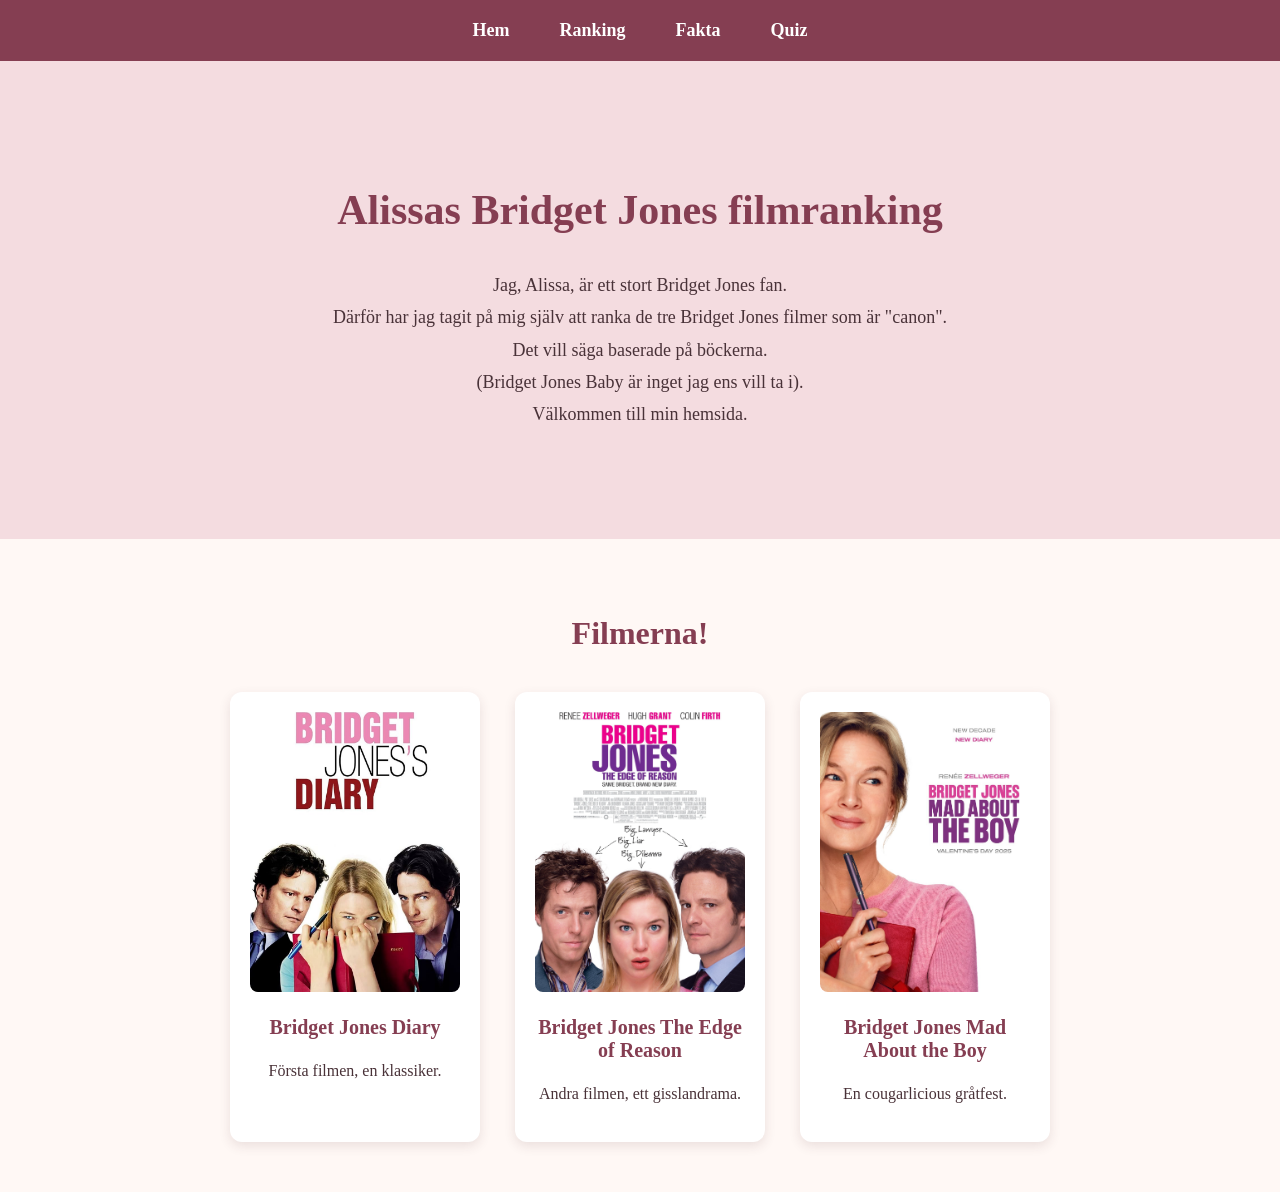
<file: index.html>
<!DOCTYPE html>
<html lang="sv">

<head>
    <meta charset="UTF-8">
    <meta name="viewport" content="width=device-width, initial-scale=1.0">

    <title>Alissas Bridget Jones filmranking</title>
    <link rel="stylesheet" href="style.css">
</head>

<body>

    <!-- Navigationsmeny -->
    <nav>
        <ul>
            <li><a href="index.html">Hem</a></li>
            <li><a href="rankning.html">Ranking</a></li>
            <li><a href="fakta.html">Fakta</a></li>
            <li><a href="quiz.html">Quiz</a></li>
        </ul>
    </nav>


    <!-- Hem -->
   <section id="hem" class="intro">

        <h1>Alissas Bridget Jones filmranking</h1>

        <p>
            Jag, Alissa, är ett stort Bridget Jones fan.<br>
            Därför har jag tagit på mig själv att ranka de tre
            Bridget Jones filmer som är "canon".<br>
            Det vill säga baserade på böckerna.<br>
            (Bridget Jones Baby är inget jag ens vill ta i).<br>
            Välkommen till min hemsida.
        </p>

    </section>


 <!-- Filmerna -->
<section id="filmer">

    <h2>Filmerna!</h2>

    <div class="filmer">

        <div class="film">
            <img src="bd.jpg" alt="Bridget Jones Diary" height="200">
            <h3>
                <a href="bjd.html">Bridget Jones Diary</a>
            </h3>
            <p>Första filmen, en klassiker.</p>
        </div>

        <div class="film">
            <img src="bjeor.jpg" alt="Bridget Jones The Edge of Reason" height="200">
            <h3>
                <a href="bjeor.html">Bridget Jones The Edge of Reason</a>
            </h3>
            <p>Andra filmen, ett gisslandrama.</p>
        </div>

        <div class="film">
            <img src="bjmab.JPG" alt="Bridget Jones Mad About the Boy" height="200">
            <h3>
                <a href="bjmatb.html">Bridget Jones Mad About the Boy</a>
            </h3>
            <p>En cougarlicious gråtfest.</p>
        </div>

    </div>

</section>
</file>
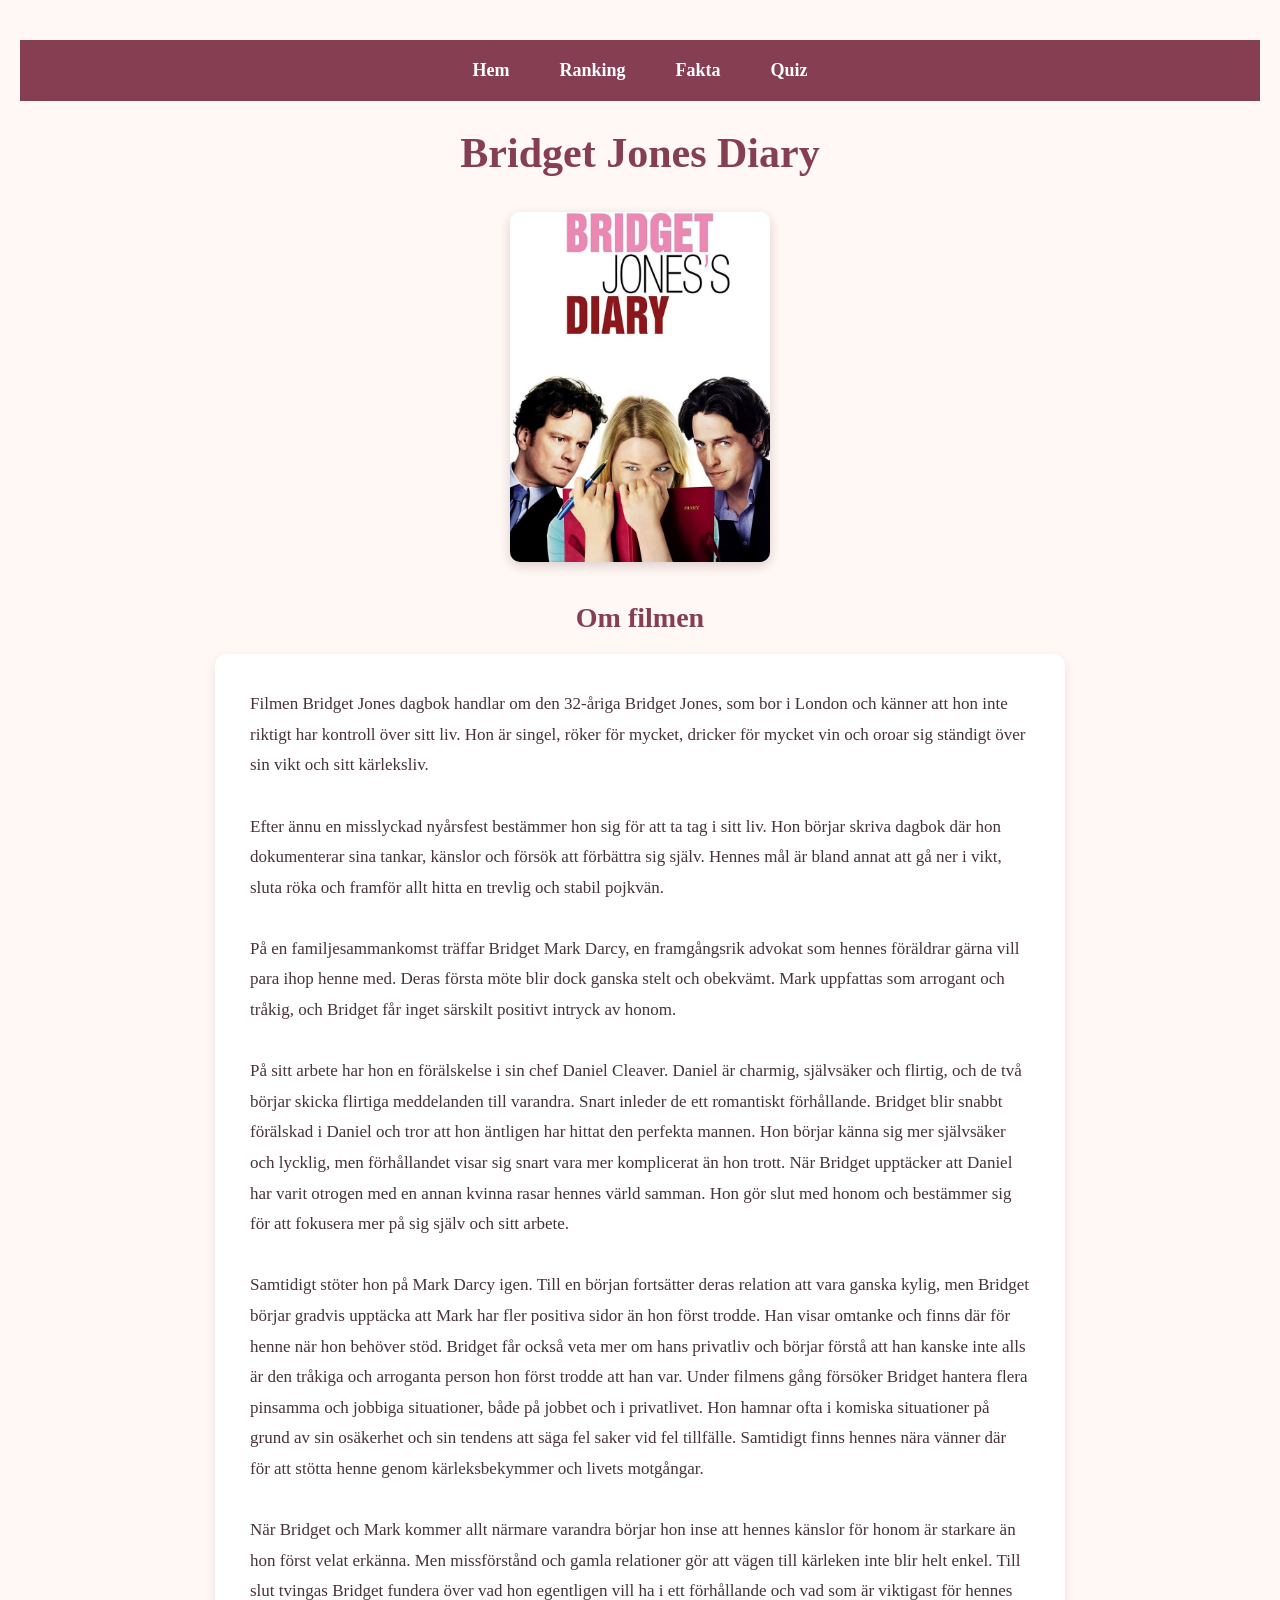
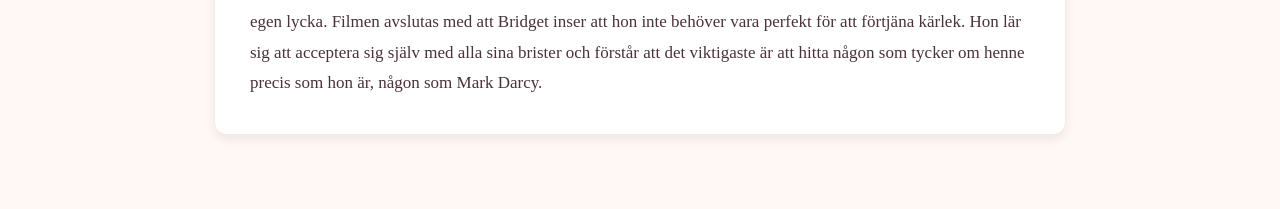
<file: bjd.html>
<!DOCTYPE html>
<html lang="sv">

<head>
    <meta name="viewport" content="width=device-width, initial-scale=1.0">
    <meta charset="UTF-8">
    <title>Bridget Jones Diary</title>
    <link rel="stylesheet" href="style.css">
</head>

<body>
    <body class="film-sida">
    <nav>
        <ul>
            <li><a href="index.html">Hem</a></li>
            <li><a href="rankning.html">Ranking</a></li>
            <li><a href="fakta.html">Fakta</a></li>
            <li><a href="quiz.html">Quiz</a></li>
        </ul>
    </nav>

    <h1>Bridget Jones Diary</h1>

  <img src="bd.jpg" alt="Bridget Jones Diary" height="300">

    <h2>Om filmen</h2>

    <p>
        Filmen Bridget Jones dagbok handlar om den 32-åriga Bridget Jones, som bor i London och känner att hon inte riktigt har kontroll över sitt liv. Hon är singel, röker för mycket, dricker för mycket vin och oroar sig ständigt över sin vikt och sitt kärleksliv.<br>
        <br>
         Efter ännu en misslyckad nyårsfest bestämmer hon sig för att ta tag i sitt liv. Hon börjar skriva dagbok där hon dokumenterar sina tankar, känslor och försök att förbättra sig själv. Hennes mål är bland annat att gå ner i vikt, sluta röka och framför allt hitta en trevlig och stabil pojkvän.<br>

<br>
På en familjesammankomst träffar Bridget Mark Darcy, en framgångsrik advokat som hennes föräldrar gärna vill para ihop henne med. Deras första möte blir dock ganska stelt och obekvämt. Mark uppfattas som arrogant och tråkig, och Bridget får inget särskilt positivt intryck av honom. <br> 
<br>På sitt arbete har hon en förälskelse i sin chef Daniel Cleaver. Daniel är charmig, självsäker och flirtig, och de två börjar skicka flirtiga meddelanden till varandra. Snart inleder de ett romantiskt förhållande.

Bridget blir snabbt förälskad i Daniel och tror att hon äntligen har hittat den perfekta mannen. Hon börjar känna sig mer självsäker och lycklig, men förhållandet visar sig snart vara mer komplicerat än hon trott. När Bridget upptäcker att Daniel har varit otrogen med en annan kvinna rasar hennes värld samman. Hon gör slut med honom och bestämmer sig för att fokusera mer på sig själv och sitt arbete.<br>

<br>
Samtidigt stöter hon på Mark Darcy igen. Till en början fortsätter deras relation att vara ganska kylig, men Bridget börjar gradvis upptäcka att Mark har fler positiva sidor än hon först trodde. Han visar omtanke och finns där för henne när hon behöver stöd. Bridget får också veta mer om hans privatliv och börjar förstå att han kanske inte alls är den tråkiga och arroganta person hon först trodde att han var.

Under filmens gång försöker Bridget hantera flera pinsamma och jobbiga situationer, både på jobbet och i privatlivet. Hon hamnar ofta i komiska situationer på grund av sin osäkerhet och sin tendens att säga fel saker vid fel tillfälle. Samtidigt finns hennes nära vänner där för att stötta henne genom kärleksbekymmer och livets motgångar.<br>
<br>

När Bridget och Mark kommer allt närmare varandra börjar hon inse att hennes känslor för honom är starkare än hon först velat erkänna. Men missförstånd och gamla relationer gör att vägen till kärleken inte blir helt enkel. Till slut tvingas Bridget fundera över vad hon egentligen vill ha i ett förhållande och vad som är viktigast för hennes egen lycka.

Filmen avslutas med att Bridget inser att hon inte behöver vara perfekt för att förtjäna kärlek. Hon lär sig att acceptera sig själv med alla sina brister och förstår att det viktigaste är att hitta någon som tycker om henne precis som hon är, någon som Mark Darcy.
    </p>

</body>
</html>
</file>
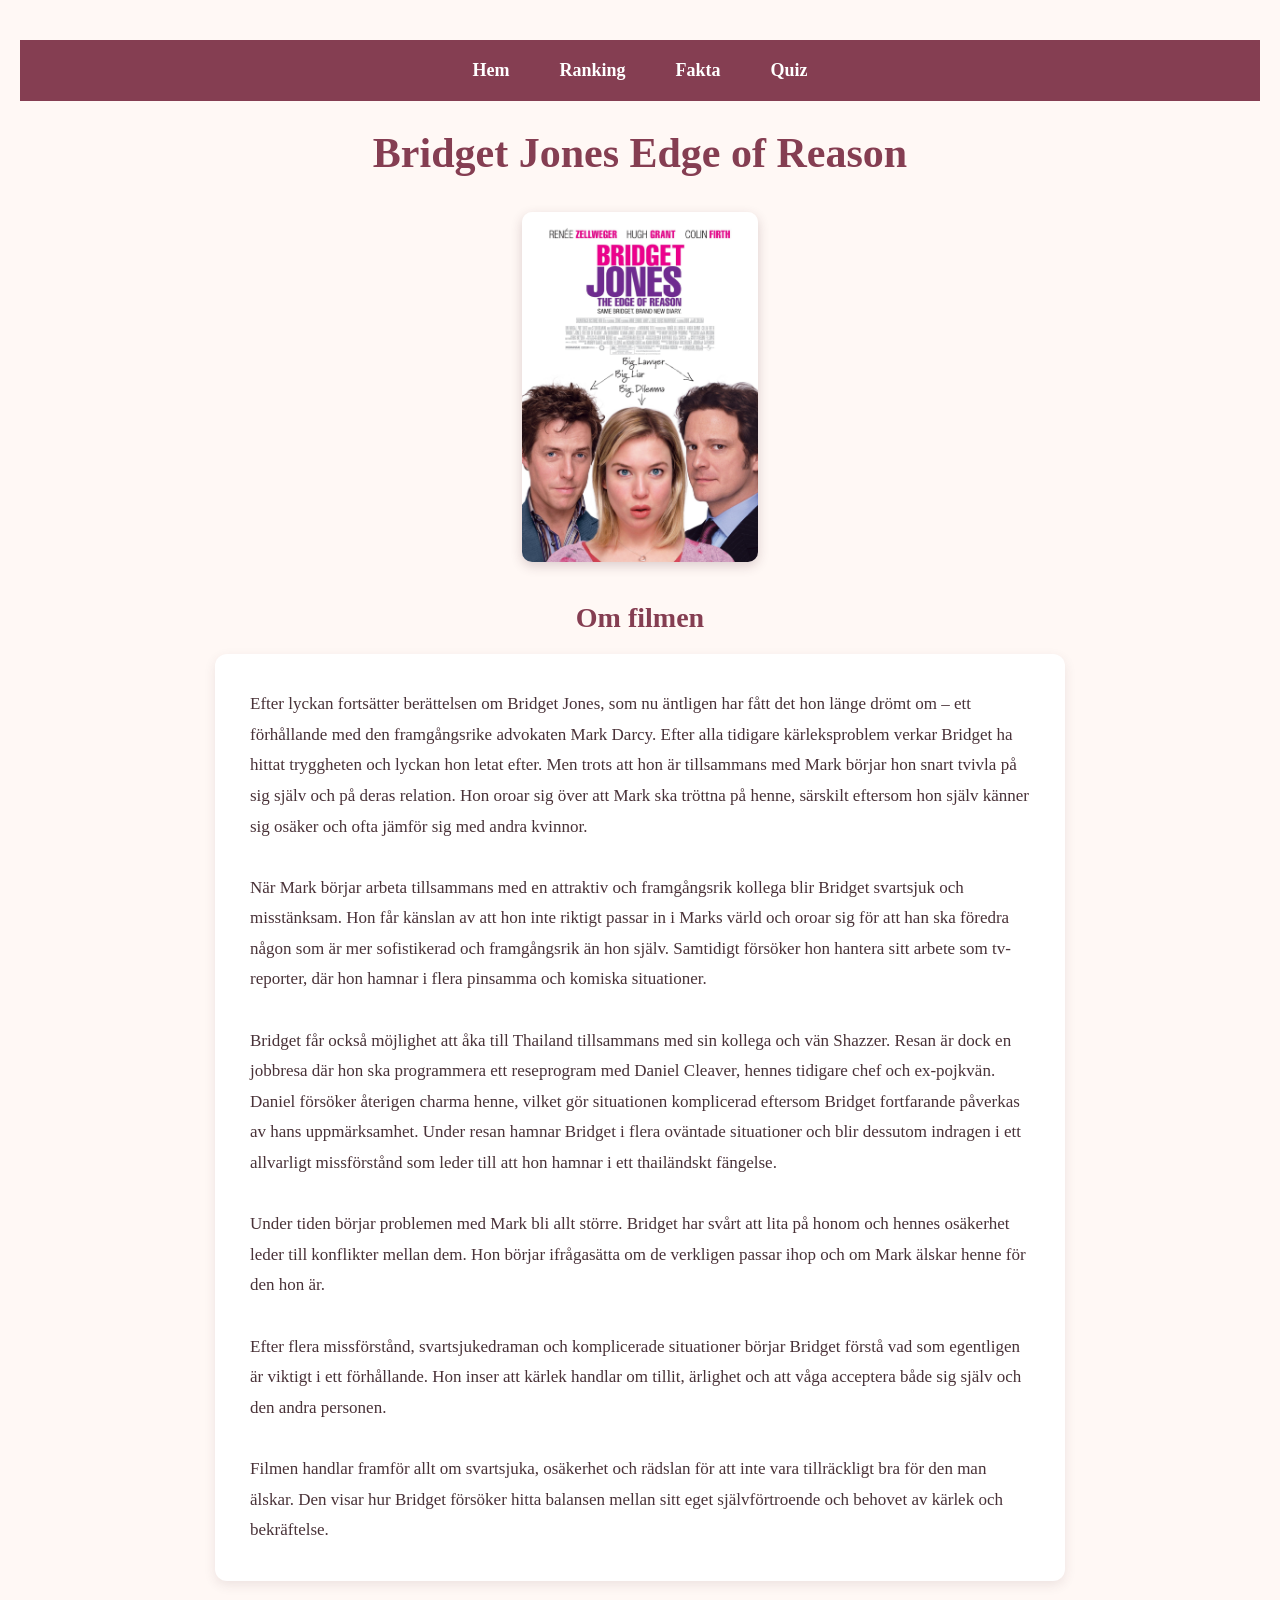
<file: bjeor.html>
<!DOCTYPE html>
<html lang="sv">

<head>
    <meta name="viewport" content="width=device-width, initial-scale=1.0">
    <meta charset="UTF-8">
    <title>Bridget Jones Edge of Reason</title>
    <link rel="stylesheet" href="style.css">
</head>

<body class="film-sida">
 <!-- Navigationsmeny -->
    <nav>
        <ul>
            <li><a href="index.html">Hem</a></li>
            <li><a href="rankning.html">Ranking</a></li>
            <li><a href="fakta.html">Fakta</a></li>
            <li><a href="quiz.html">Quiz</a></li>
        </ul>
    </nav>

    <h1>Bridget Jones Edge of Reason</h1>

    <img src="bjeor.jpg" alt="Bridget Jones Diary" height="300">

    <h2>Om filmen</h2>

    <p>
       Efter lyckan fortsätter berättelsen om Bridget Jones, som nu äntligen har fått det hon länge drömt om – ett förhållande med den framgångsrike advokaten Mark Darcy. Efter alla tidigare kärleksproblem verkar Bridget ha hittat tryggheten och lyckan hon letat efter. Men trots att hon är tillsammans med Mark börjar hon snart tvivla på sig själv och på deras relation. Hon oroar sig över att Mark ska tröttna på henne, särskilt eftersom hon själv känner sig osäker och ofta jämför sig med andra kvinnor. <br>

<br>När Mark börjar arbeta tillsammans med en attraktiv och framgångsrik kollega blir Bridget svartsjuk och misstänksam. Hon får känslan av att hon inte riktigt passar in i Marks värld och oroar sig för att han ska föredra någon som är mer sofistikerad och framgångsrik än hon själv. Samtidigt försöker hon hantera sitt arbete som tv-reporter, där hon hamnar i flera pinsamma och komiska situationer.<br>

<br>Bridget får också möjlighet att åka till Thailand tillsammans med sin kollega och vän Shazzer. Resan är dock en jobbresa där hon ska programmera ett reseprogram med Daniel Cleaver, hennes tidigare chef och ex-pojkvän. Daniel försöker återigen charma henne, vilket gör situationen komplicerad eftersom Bridget fortfarande påverkas av hans uppmärksamhet. Under resan hamnar Bridget i flera oväntade situationer och blir dessutom indragen i ett allvarligt missförstånd som leder till att hon hamnar i ett thailändskt fängelse.<br>

<br>Under tiden börjar problemen med Mark bli allt större. Bridget har svårt att lita på honom och hennes osäkerhet leder till konflikter mellan dem. Hon börjar ifrågasätta om de verkligen passar ihop och om Mark älskar henne för den hon är. <br>

<br>Efter flera missförstånd, svartsjukedraman och komplicerade situationer börjar Bridget förstå vad som egentligen är viktigt i ett förhållande. Hon inser att kärlek handlar om tillit, ärlighet och att våga acceptera både sig själv och den andra personen.<br>

<br>Filmen handlar framför allt om svartsjuka, osäkerhet och rädslan för att inte vara tillräckligt bra för den man älskar. Den visar hur Bridget försöker hitta balansen mellan sitt eget självförtroende och behovet av kärlek och bekräftelse.<br>

    </p>

</body>
</html>
</file>
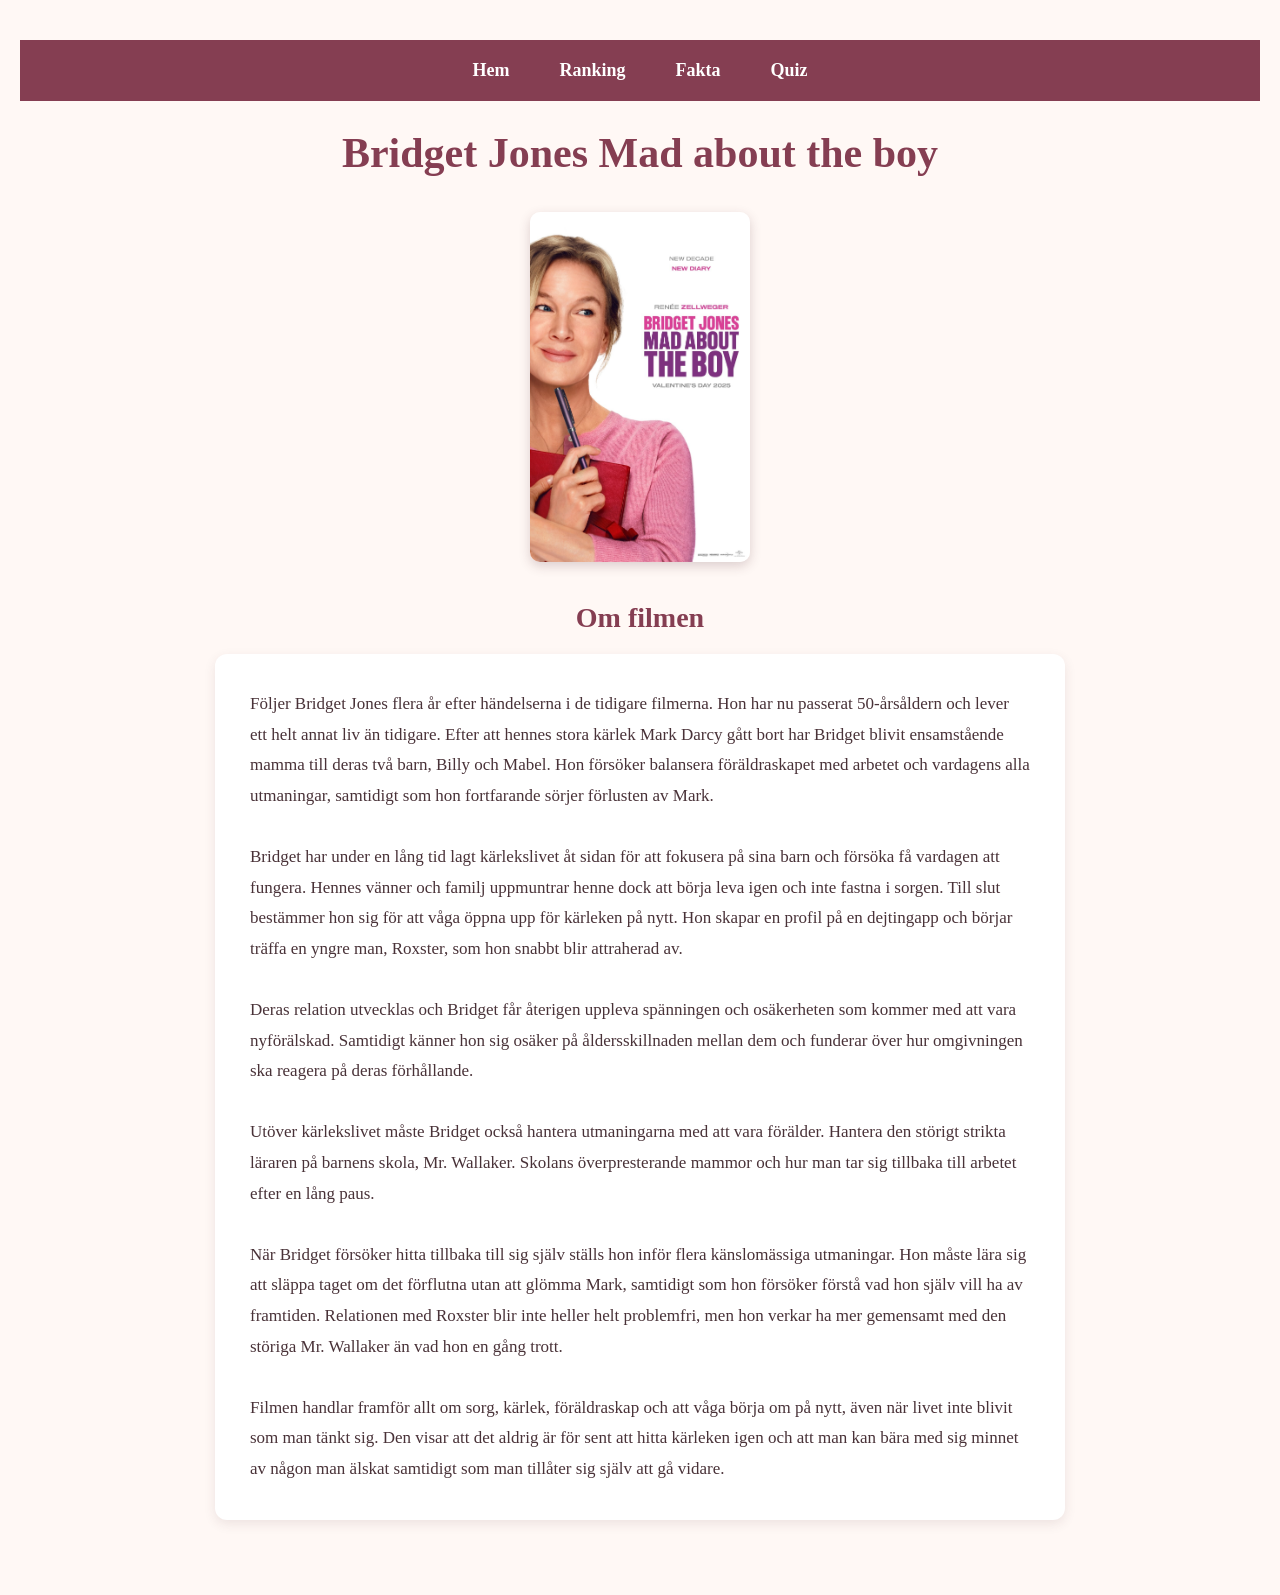
<file: bjmatb.html>
<!DOCTYPE html>
<html lang="sv">

<head>
    <meta name="viewport" content="width=device-width, initial-scale=1.0">
    <meta charset="UTF-8">
    <title>Bridget Jones Mad about the boy</title>
    <link rel="stylesheet" href="style.css">
</head>

<body class="film-sida">
<!-- Navigationsmeny -->
    <nav>
        <ul>
            <li><a href="index.html">Hem</a></li>
            <li><a href="rankning.html">Ranking</a></li>
            <li><a href="fakta.html">Fakta</a></li>
            <li><a href="quiz.html">Quiz</a></li>
        </ul>
    </nav>
    <h1>Bridget Jones Mad about the boy</h1>

    <img src="bjmab.JPG" alt="Bridget Jones Diary" height="300">

    <h2>Om filmen</h2>
 
    <p>
        Följer Bridget Jones flera år efter händelserna i de tidigare filmerna. Hon har nu passerat 50-årsåldern och lever ett helt annat liv än tidigare. Efter att hennes stora kärlek Mark Darcy gått bort har Bridget blivit ensamstående mamma till deras två barn, Billy och Mabel. Hon försöker balansera föräldraskapet med arbetet och vardagens alla utmaningar, samtidigt som hon fortfarande sörjer förlusten av Mark.<br>

<br>Bridget har under en lång tid lagt kärlekslivet åt sidan för att fokusera på sina barn och försöka få vardagen att fungera. Hennes vänner och familj uppmuntrar henne dock att börja leva igen och inte fastna i sorgen. Till slut bestämmer hon sig för att våga öppna upp för kärleken på nytt. Hon skapar en profil på en dejtingapp och börjar träffa en yngre man, Roxster, som hon snabbt blir attraherad av. <br>

<br>Deras relation utvecklas och Bridget får återigen uppleva spänningen och osäkerheten som kommer med att vara nyförälskad. Samtidigt känner hon sig osäker på åldersskillnaden mellan dem och funderar över hur omgivningen ska reagera på deras förhållande.<br>

<br>Utöver kärlekslivet måste Bridget också hantera utmaningarna med att vara förälder. Hantera den störigt strikta läraren på barnens skola, Mr. Wallaker. Skolans överpresterande mammor och hur man tar sig tillbaka till arbetet efter en lång paus.<br>

<br>När Bridget försöker hitta tillbaka till sig själv ställs hon inför flera känslomässiga utmaningar. Hon måste lära sig att släppa taget om det förflutna utan att glömma Mark, samtidigt som hon försöker förstå vad hon själv vill ha av framtiden. Relationen med Roxster blir inte heller helt problemfri, men hon verkar ha mer gemensamt med den störiga Mr. Wallaker än vad hon en gång trott.<br>

<br>Filmen handlar framför allt om sorg, kärlek, föräldraskap och att våga börja om på nytt, även när livet inte blivit som man tänkt sig. Den visar att det aldrig är för sent att hitta kärleken igen och att man kan bära med sig minnet av någon man älskat samtidigt som man tillåter sig själv att gå vidare.<br>
    </p>

 

</body>
</html>
</file>
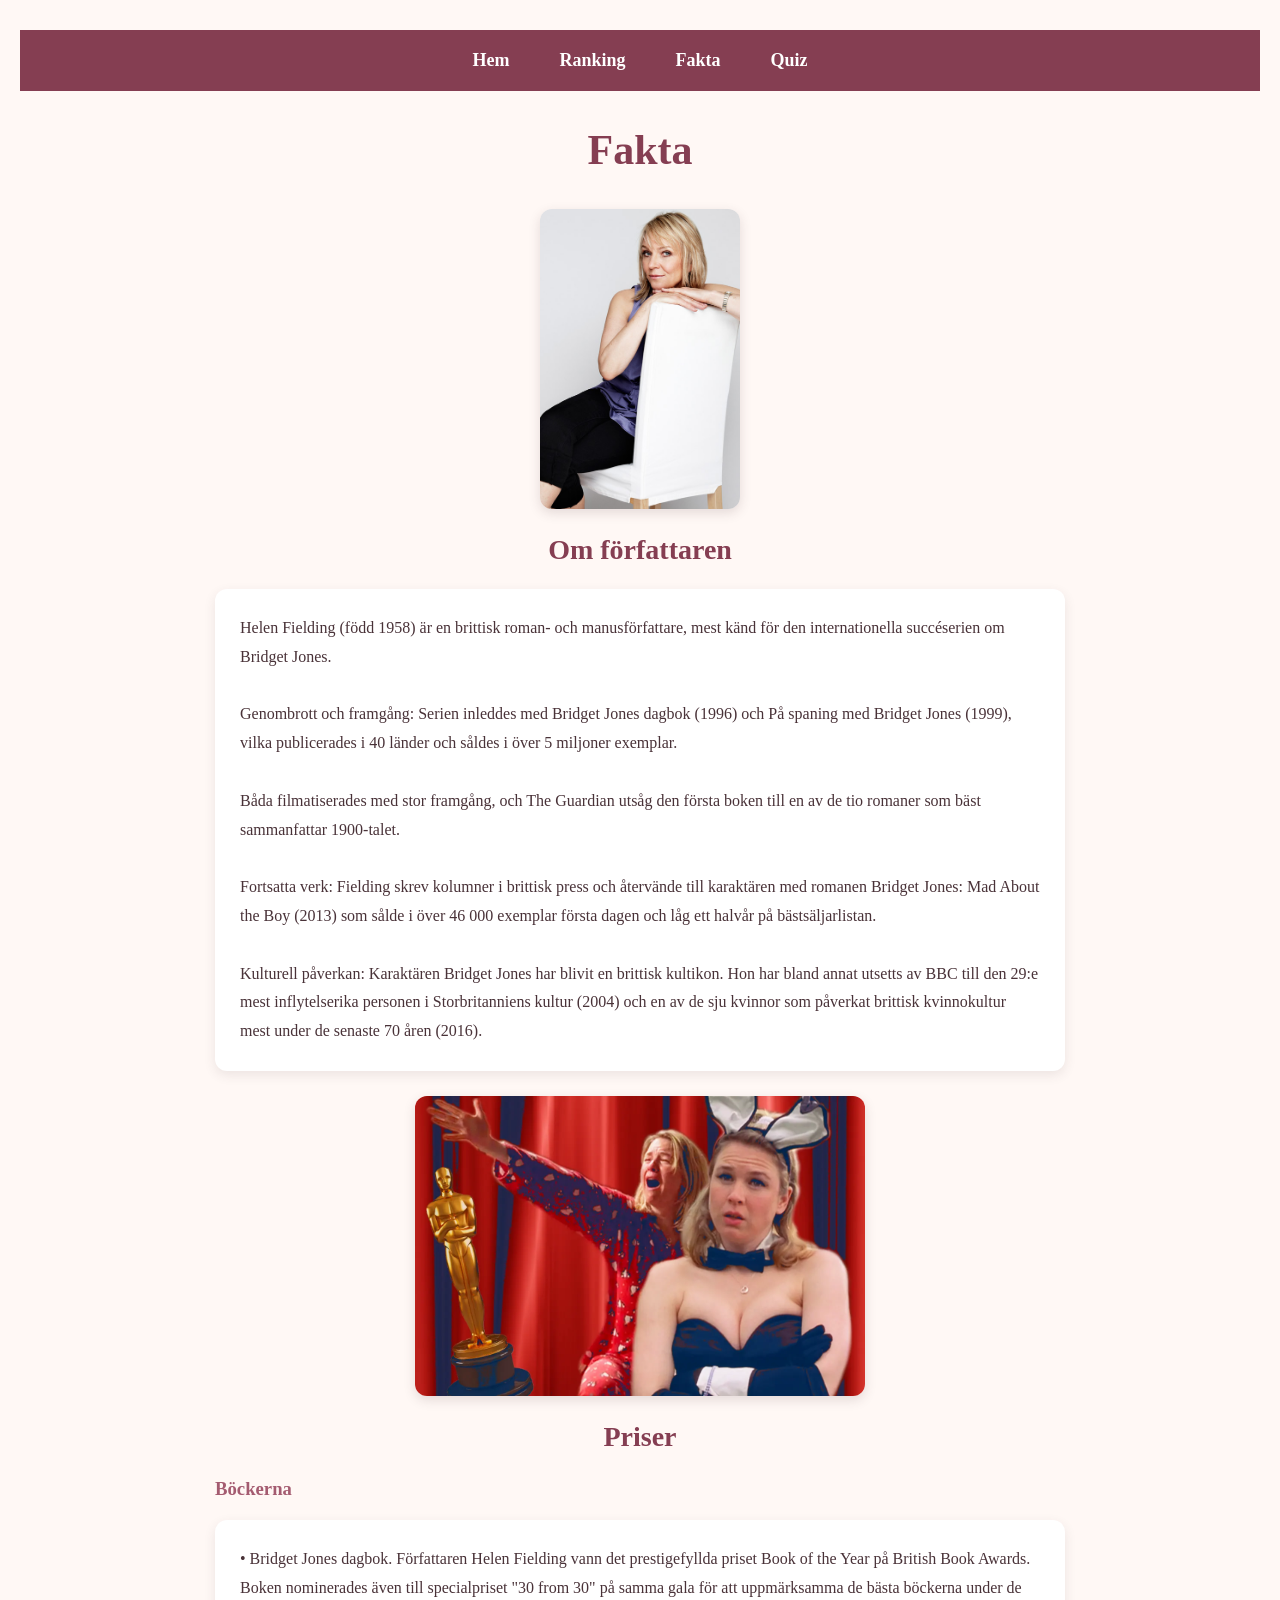
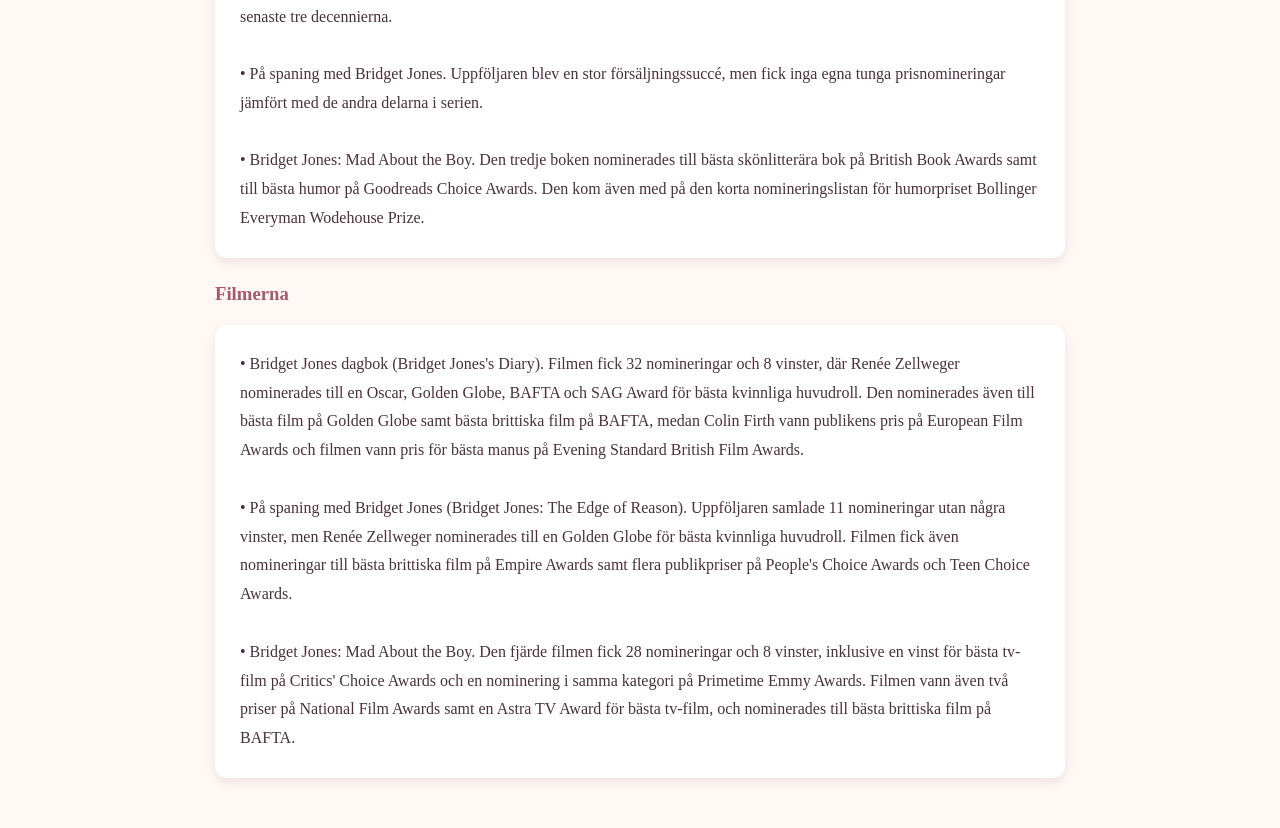
<file: fakta.html>
<!DOCTYPE html>
<html lang="sv">

<head>
    <meta name="viewport" content="width=device-width, initial-scale=1.0">
    <meta charset="UTF-8">
    <title>Fakta</title>
 <link rel="stylesheet" href="style.css">
 <section id="fakta">
    
</head>

<body>
   <!-- Navigationsmeny -->
    <nav>
        <ul>
            <li><a href="index.html">Hem</a></li>
            <li><a href="rankning.html">Ranking</a></li>
            <li><a href="fakta.html">Fakta</a></li>
            <li><a href="quiz.html">Quiz</a></li>
        </ul>
    </nav>
    <h1>Fakta</h1>

    <img src="hf.jpg" alt="Bridget Jones Diary" height="300">

    <h2>Om författaren</h2>

    <p>
      Helen Fielding (född 1958) är en brittisk roman- och manusförfattare, mest känd för den internationella succéserien om Bridget Jones.<br>
<br>
Genombrott och framgång: Serien inleddes med Bridget Jones dagbok (1996) och På spaning med Bridget Jones (1999), vilka publicerades i 40 länder och såldes i över 5 miljoner exemplar.<br> 
<br>Båda filmatiserades med stor framgång, och The Guardian utsåg den första boken till en av de tio romaner som bäst sammanfattar 1900-talet.<br>
<br>Fortsatta verk: Fielding skrev kolumner i brittisk press och återvände till karaktären med romanen Bridget Jones: Mad About the Boy (2013) som sålde i över 46 000 exemplar första dagen och låg ett halvår på bästsäljarlistan.<br>
<br>Kulturell påverkan: Karaktären Bridget Jones har blivit en brittisk kultikon. Hon har bland annat utsetts av BBC till den 29:e mest inflytelserika personen i Storbritanniens kultur (2004) och en av de sju kvinnor som påverkat brittisk kvinnokultur mest under de senaste 70 åren (2016).<br>

    </p>
     <img src="prize.jpg.webp" alt="Bridget Jones Diary" height="300">

    <h2>Priser</h2>
    <h3>Böckerna</h3>
<p>• Bridget Jones dagbok. Författaren Helen Fielding vann det prestigefyllda priset Book of the Year på British Book Awards. Boken nominerades även till specialpriset "30 from 30" på samma gala för att uppmärksamma de bästa böckerna under de senaste tre decennierna.<br>
<br>• På spaning med Bridget Jones. Uppföljaren blev en stor försäljningssuccé, men fick inga egna tunga prisnomineringar jämfört med de andra delarna i serien.<br>
<br>• Bridget Jones: Mad About the Boy. Den tredje boken nominerades till bästa skönlitterära bok på British Book Awards samt till bästa humor på Goodreads Choice Awards. Den kom även med på den korta nomineringslistan för humorpriset Bollinger Everyman Wodehouse Prize.<br>  </p> 
<h3>Filmerna</h3>
<p>• Bridget Jones dagbok (Bridget Jones's Diary). Filmen fick 32 nomineringar och 8 vinster, där Renée Zellweger nominerades till en Oscar, Golden Globe, BAFTA och SAG Award för bästa kvinnliga huvudroll. Den nominerades även till bästa film på Golden Globe samt bästa brittiska film på BAFTA, medan Colin Firth vann publikens pris på European Film Awards och filmen vann pris för bästa manus på Evening Standard British Film Awards.<br>
<br>• På spaning med Bridget Jones (Bridget Jones: The Edge of Reason). Uppföljaren samlade 11 nomineringar utan några vinster, men Renée Zellweger nominerades till en Golden Globe för bästa kvinnliga huvudroll. Filmen fick även nomineringar till bästa brittiska film på Empire Awards samt flera publikpriser på People's Choice Awards och Teen Choice Awards.<br>
<br>• Bridget Jones: Mad About the Boy. Den fjärde filmen fick 28 nomineringar och 8 vinster, inklusive en vinst för bästa tv-film på Critics' Choice Awards och en nominering i samma kategori på Primetime Emmy Awards. Filmen vann även två priser på National Film Awards samt en Astra TV Award för bästa tv-film, och nominerades till bästa brittiska film på BAFTA.<br>
  </p>  
</body> 
</section>
</html>
</file>
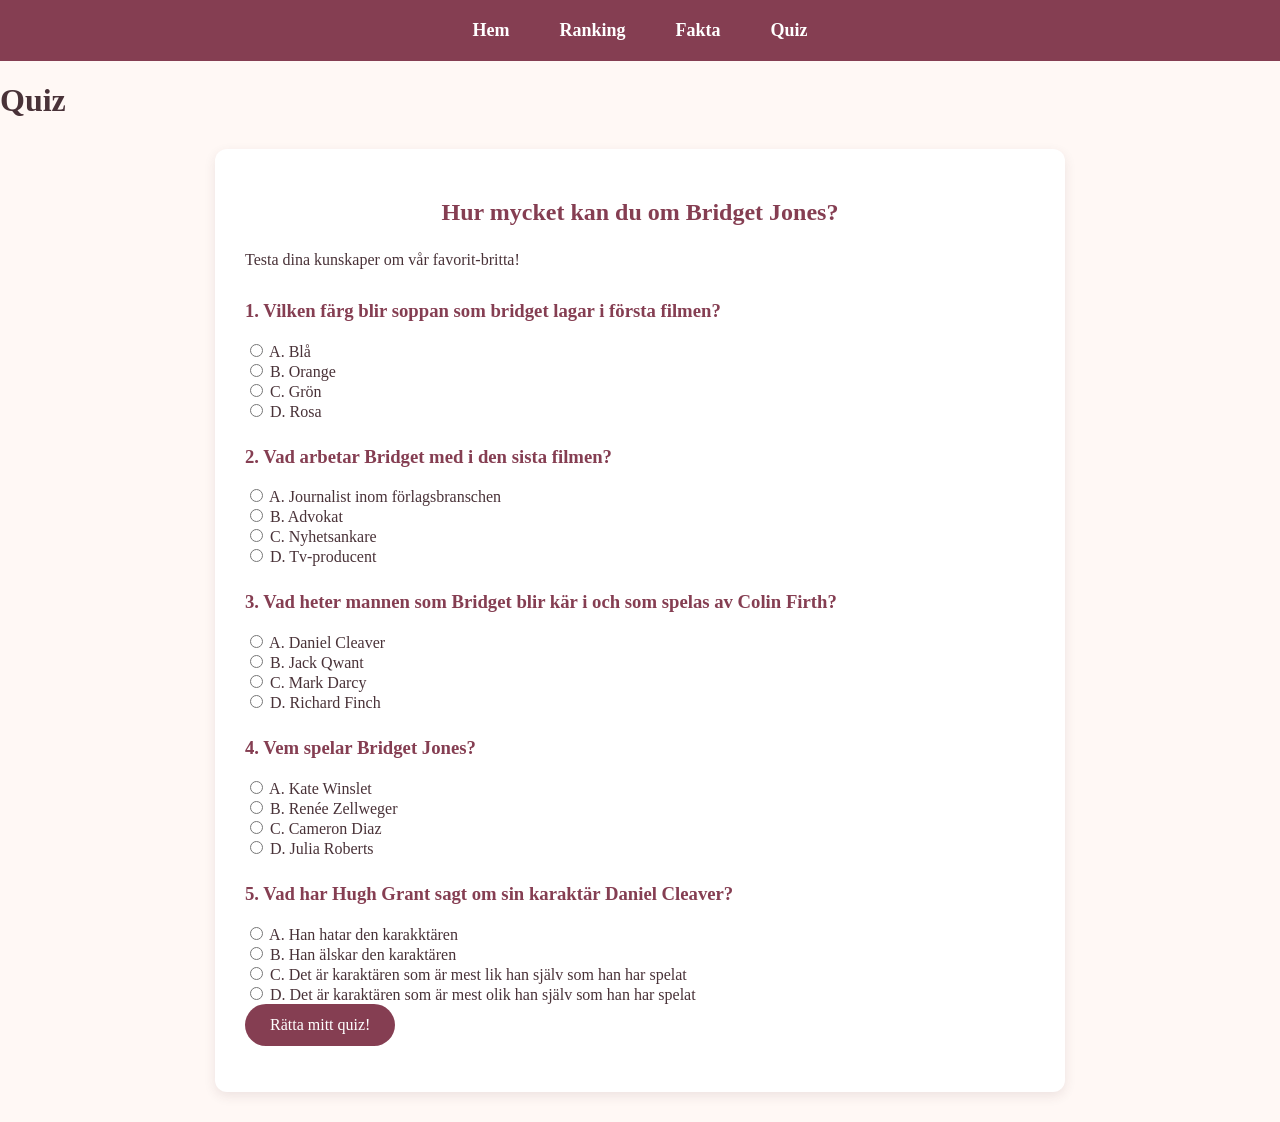
<file: quiz.html>
<!DOCTYPE html>
<html lang="sv">
    

<head>
    <meta name="viewport" content="width=device-width, initial-scale=1.0">
    <meta charset="UTF-8">
    <title>quiz</title>
    <link rel="stylesheet" href="style.css">
    <script src="script.js" defer></script>
</head>

<body>
<!-- Navigationsmeny -->
    <nav>
        <ul>
            <li><a href="index.html">Hem</a></li>
            <li><a href="rankning.html">Ranking</a></li>
            <li><a href="fakta.html">Fakta</a></li>
            <li><a href="quiz.html">Quiz</a></li>
        </ul>
    </nav>
    <h1>Quiz</h1>


<section id="quiz">

    <h2>Hur mycket kan du om Bridget Jones?</h2>

    <p>Testa dina kunskaper om vår favorit-britta!</p>

    <form id="quizForm">

    <!-- Fråga 1 -->
    <h3>1. Vilken färg blir soppan som bridget lagar i första filmen?</h3>

    <input type="radio" name="fraga1" value="A">
    A. Blå<br>

    <input type="radio" name="fraga1" value="B">
    B. Orange<br>

    <input type="radio" name="fraga1" value="C">
    C. Grön<br>

    <input type="radio" name="fraga1" value="D">
    D. Rosa<br>


    <!-- Fråga 2 -->
    <h3>2. Vad arbetar Bridget med i den sista filmen?</h3>

    <input type="radio" name="fraga2" value="A">
    A. Journalist inom förlagsbranschen<br>

    <input type="radio" name="fraga2" value="B">
    B. Advokat<br>

    <input type="radio" name="fraga2" value="C">
    C. Nyhetsankare<br>

    <input type="radio" name="fraga2" value="D">
    D. Tv-producent<br>


    <!-- Fråga 3 -->
    <h3>3. Vad heter mannen som Bridget blir kär i och som spelas av Colin Firth?</h3>

    <input type="radio" name="fraga3" value="A">
    A. Daniel Cleaver<br>

    <input type="radio" name="fraga3" value="B">
    B. Jack Qwant<br>

    <input type="radio" name="fraga3" value="C">
    C. Mark Darcy<br>

    <input type="radio" name="fraga3" value="D">
    D. Richard Finch<br>


    <!-- Fråga 4 -->
    <h3>4. Vem spelar Bridget Jones?</h3>

    <input type="radio" name="fraga4" value="A">
    A. Kate Winslet<br>

    <input type="radio" name="fraga4" value="B">
    B. Renée Zellweger<br>

    <input type="radio" name="fraga4" value="C">
    C. Cameron Diaz<br>

    <input type="radio" name="fraga4" value="D">
    D. Julia Roberts<br>


    <!-- Fråga 5 -->
    <h3>5. Vad har Hugh Grant sagt om sin karaktär Daniel Cleaver?</h3>

    <input type="radio" name="fraga5" value="A">
    A. Han hatar den karakktären<br>

    <input type="radio" name="fraga5" value="B">
    B. Han älskar den karaktären<br>

    <input type="radio" name="fraga5" value="C">
    C. Det är karaktären som är mest lik han själv som han har spelat<br>

    <input type="radio" name="fraga5" value="D">
    D. Det är karaktären som är mest olik han själv som han har spelat<br>

    <button type="submit">Rätta mitt quiz!</button>

    <p id="resultat"></p>

    </form>
        </section>
    </body>
    </html>
</file>
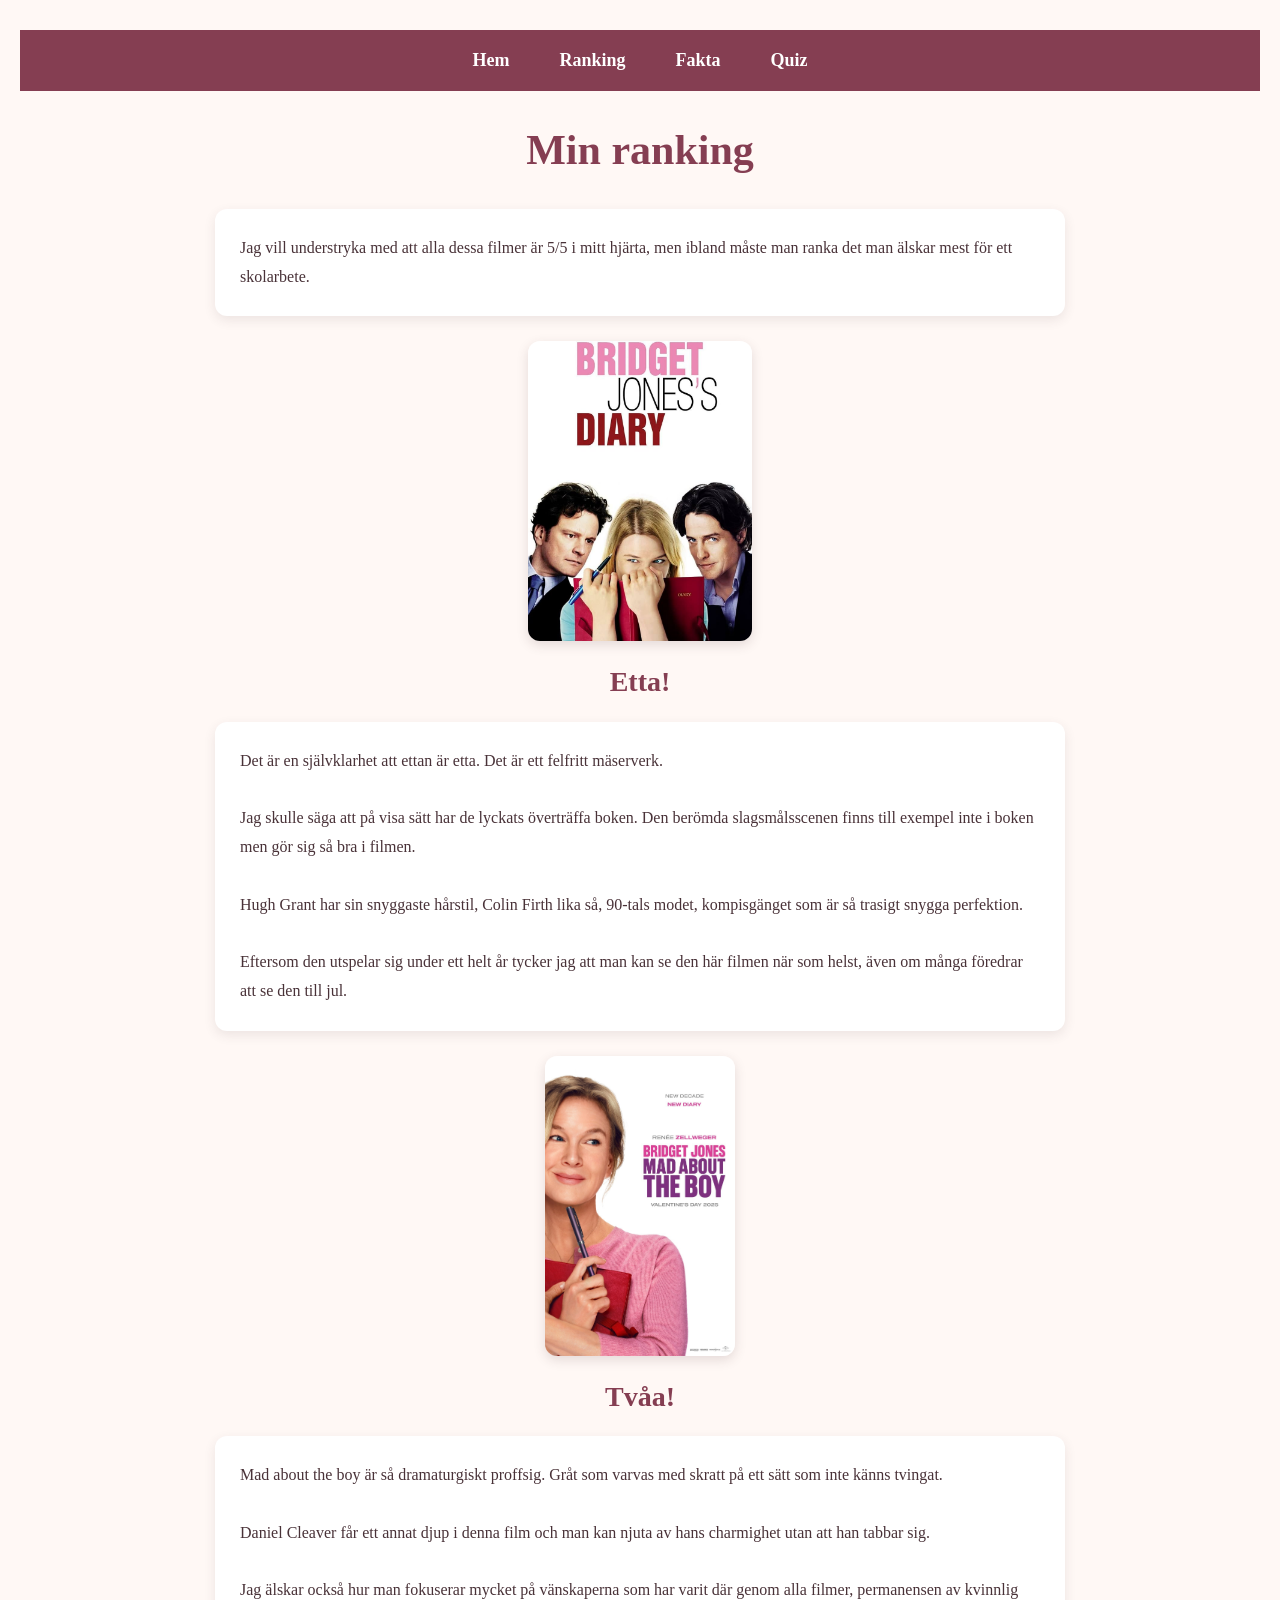
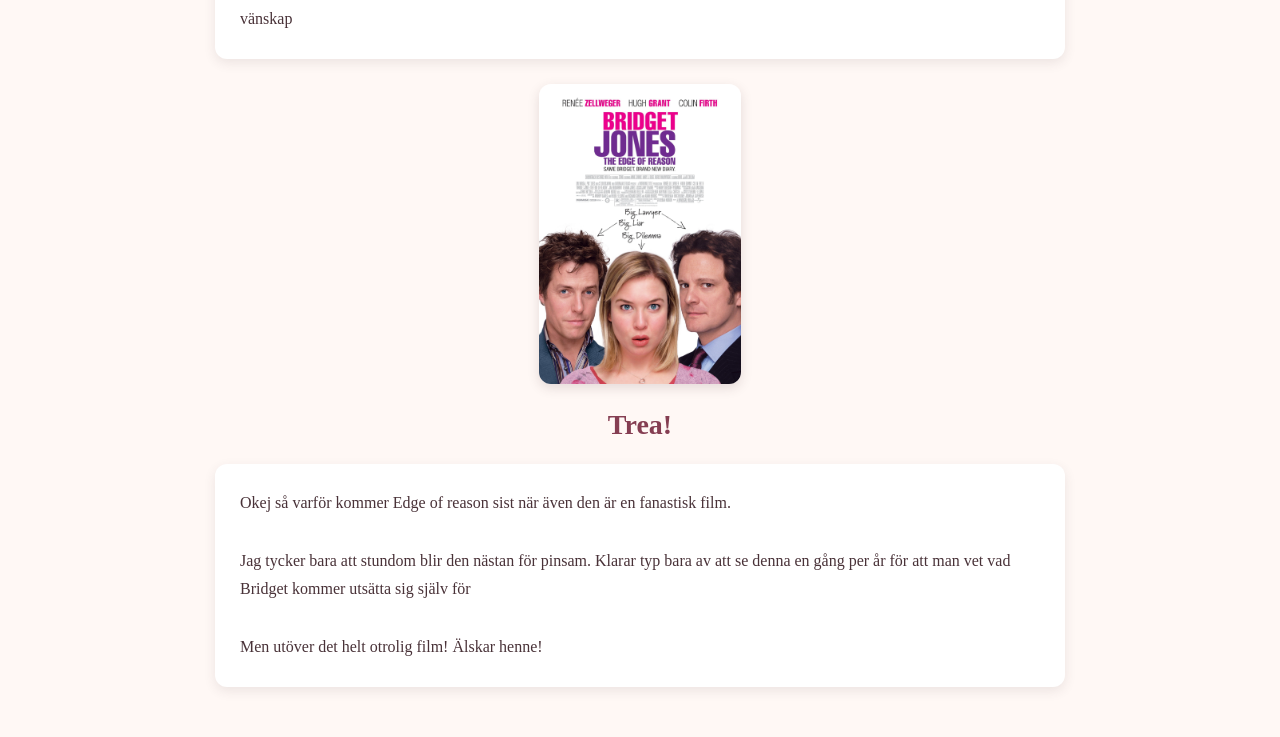
<file: rankning.html>
<!DOCTYPE html>
<html lang="sv">

<head>
    <meta name="viewport" content="width=device-width, initial-scale=1.0">
    <meta charset="UTF-8">
    <title>Ranking</title>
    <link rel="stylesheet" href="style.css">
     <section id="fakta">
</head>

<body>
   <!-- Navigationsmeny -->
    <nav>
        <ul>
            <li><a href="index.html">Hem</a></li>
            <li><a href="rankning.html">Ranking</a></li>
            <li><a href="fakta.html">Fakta</a></li>
            <li><a href="quiz.html">Quiz</a></li>
        </ul>
    </nav>

    <h1>Min ranking</h1>
    <p>Jag vill understryka med att alla dessa filmer är 5/5 i mitt hjärta, men ibland måste man ranka det man älskar mest för ett skolarbete.</p>

    <img src="bd.jpg" alt="Bridget Jones Diary" height="300">

    <h2>Etta!</h2>

    <p>
      Det är en självklarhet att ettan är etta. Det är ett felfritt mäserverk.<br>
      <br> Jag skulle säga att på visa sätt har de lyckats överträffa boken. Den berömda slagsmålsscenen finns till exempel inte i boken men gör sig så bra i filmen.<br>
      <br> Hugh Grant har sin snyggaste hårstil, Colin Firth lika så, 90-tals modet, kompisgänget som är så trasigt snygga perfektion.<br>
      <br> Eftersom den utspelar sig under ett helt år tycker jag att man kan se den här filmen när som helst, även om många föredrar att se den till jul.<br>
    </p>
    <img src="bjmab.JPG" alt="Bridget Jones Diary" height="300">
    <h2>Tvåa!</h2>

    <p>
        Mad about the boy är så dramaturgiskt proffsig. Gråt som varvas med skratt på ett sätt som inte känns tvingat.<br>
        <br> Daniel Cleaver får ett annat djup i denna film och man kan njuta av hans charmighet utan att han tabbar sig.<br>
        <br> Jag älskar också hur man fokuserar mycket på vänskaperna som har varit där genom alla filmer, permanensen av kvinnlig vänskap<br>
    </p>
    <img src="bjeor.jpg" alt="Bridget Jones Diary" height="300">
    <h2>Trea!</h2>

    <p>Okej så varför kommer Edge of reason sist när även den är en fanastisk film.<br>
    <br> Jag tycker bara att stundom blir den nästan för pinsam. Klarar typ bara av att se denna en gång per år för att man vet vad Bridget kommer utsätta sig själv för<br>
<br> Men utöver det helt otrolig film! Älskar henne!</p>

    </body> </section>
</file>
<file: style.css>
/* =================================
   GRUNDINSTÄLLNINGAR
================================= */

* {
    box-sizing: border-box;
}

body {
    margin: 0;
    font-family: Georgia, serif;
    background-color: #fff8f5;
    color: #493238;
    

body > a {
    color: #853e52;
    text-decoration: none;
    font-weight: bold;
}

body > a:hover {
    color: #b76e82;
    text-decoration: underline;
}
}


/* =================================
   NAVIGERINGSMENY
================================= */

nav {
    background-color: #853e52;
    padding: 20px;
    position: sticky;
    top: 0;
    z-index: 10;
}

nav ul {
    display: flex;
    justify-content: center;
    align-items: center;
    flex-wrap: wrap;
    gap: 50px;
    list-style: none;
    margin: 0;
    padding: 0;
}

nav a {
    color: white;
    text-decoration: none;
    font-size: 18px;
    font-weight: bold;
}

nav a:hover {
    color: #f5cbd3;
}


/* =================================
   STARTSIDAN - VÄLKOMSTSEKTIONEN
================================= */

.intro {
    text-align: center;
    padding: 90px 20px;
    background-color: #f4dce0;
}

.intro h1 {
    font-size: 42px;
    color: #853e52;
}

.intro p {
    font-size: 18px;
    line-height: 1.8;
}


/* =================================
   STARTSIDAN - FILMERNA
================================= */

#filmer {
    text-align: center;
    padding: 50px 20px;
}

#filmer h2 {
    font-size: 32px;
    color: #853e52;
    margin-bottom: 40px;
}

.filmer {
    display: flex;
    justify-content: center;
    gap: 35px;
    flex-wrap: wrap;
}


/* =================================
   FILMKORTEN
================================= */

.film {
    background-color: white;
    width: 250px;
    padding: 20px;
    border-radius: 12px;
    box-shadow: 0 4px 12px rgba(80, 40, 50, 0.12);
    transition: transform 0.3s;
}

/* Lyfter filmkorten när muspekaren är över */

.film:hover {
    transform: translateY(-5px);
}

.film img {
    width: 100%;
    height: 280px;
    object-fit: cover;
    border-radius: 8px;
}

.film h3 {
    color: #853e52;
    font-size: 20px;
}

.film a {
    color: #853e52;
    text-decoration: none;
}

.film a:hover {
    text-decoration: underline;
}

.film p {
    font-size: 16px;
    line-height: 1.5;
}


/* =================================
   FILMSIDORNA
================================= */

.film-sida {
    padding: 40px 20px;
}

/* Huvudrubriker */

.film-sida h1 {
    text-align: center;
    color: #853e52;
    font-size: 42px;
    margin-bottom: 35px;
}

/* Filmaffischer */

.film-sida img {
    display: block;
    max-width: 90%;
    height: 350px;
    width: auto;
    margin: 0 auto 40px auto;
    border-radius: 10px;
    box-shadow: 0 4px 12px rgba(80, 40, 50, 0.2);
    object-fit: contain;
}

/* Underrubriker */

.film-sida h2 {
    color: #853e52;
    font-size: 28px;
    text-align: center;
    margin-bottom: 20px;
}

/* Filmbeskrivningar */

.film-sida p {
    background-color: white;
    max-width: 850px;
    margin: 0 auto 35px auto;
    padding: 35px;
    border-radius: 12px;
    box-shadow: 0 4px 12px rgba(80, 40, 50, 0.10);
    font-size: 17px;
    line-height: 1.8;
}


/* =================================
   FAKTASIDAN
================================= */

#fakta {
    padding: 30px 20px;
}

#fakta h1 {
    text-align: center;
    color: #853e52;
    font-size: 42px;
}

#fakta h2 {
    color: #853e52;
    text-align: center;
    font-size: 28px;
}

#fakta h3 {
    color: #a45b70;
    max-width: 850px;
    margin: 25px auto 15px auto;
}

#fakta img {
    display: block;
    max-width: 90%;
    height: 300px;
    width: auto;
    object-fit: contain;
    margin: 25px auto;
    border-radius: 12px;
    box-shadow: 0 4px 12px rgba(73, 50, 56, 0.15);
}

#fakta p {
    background-color: white;
    max-width: 850px;
    margin: 20px auto;
    padding: 25px;
    border-radius: 12px;
    box-shadow: 0 4px 12px rgba(73, 50, 56, 0.10);
    line-height: 1.8;
    font-size: 16px;
}


/* =================================
   QUIZSIDAN
================================= */

#quiz {
    max-width: 850px;
    width: 90%;
    margin: 30px auto;
    padding: 30px;
    background-color: white;
    border-radius: 12px;
    box-shadow: 0 4px 12px rgba(80, 40, 50, 0.10);
}

#quiz h2 {
    color: #853e52;
    text-align: center;
}

#quiz h3 {
    color: #853e52;
    margin-top: 25px;
}

#quiz p {
    line-height: 1.8;
}


/* =================================
   KNAPPAR
================================= */

button {
    background-color: #853e52;
    color: white;
    font-family: Georgia, serif;
    font-size: 16px;
    padding: 12px 25px;
    border: none;
    border-radius: 25px;
    cursor: pointer;
    transition: 0.3s;
}

button:hover {
    background-color: #b76e82;
    transform: scale(1.05);
}


/* =================================
   LÄNKAR
================================= */

body > a {
    display: block;
    text-align: center;
    color: #853e52;
    font-size: 18px;
    font-weight: bold;
    text-decoration: none;
    margin: 30px auto;
}

body > a:hover {
    color: #b76b80;
    text-decoration: underline;
}


/* =================================
   MOBILANPASSNING
================================= */

@media screen and (max-width: 600px) {

    /* Menyn */

    nav {
        padding: 15px 10px;
    }

    nav ul {
        gap: 15px;
    }

    nav a {
        font-size: 15px;
    }

    /* Rubriker */

    h1,
    .intro h1,
    .film-sida h1,
    #fakta h1 {
        font-size: 29px;
    }

    h2,
    .film-sida h2,
    #fakta h2 {
        font-size: 23px;
    }

    h3 {
        font-size: 19px;
    }

    /* Startsidan */

    .intro {
        padding: 50px 15px;
    }

    .intro p {
        font-size: 16px;
    }

    #filmer {
        padding: 30px 10px;
    }

    .filmer {
        gap: 20px;
    }

    .film {
        width: 90%;
        max-width: 300px;
    }

    /* Filmsidorna */

    .film-sida {
        padding: 20px 10px;
    }

    .film-sida img {
        max-width: 90%;
        height: auto;
    }

    .film-sida p {
        padding: 17px;
        font-size: 15px;
    }

    /* Faktasidan */

    #fakta {
        padding: 20px 10px;
    }

    #fakta img {
        max-width: 90%;
        height: auto;
    }

    #fakta p {
        width: 95%;
        padding: 17px;
        font-size: 15px;
    }

    #fakta h3 {
        width: 95%;
    }

    /* Quizet */

    #quiz {
        width: 95%;
        padding: 18px;
    }

    #quiz h3 {
        font-size: 17px;
    }

    button {
        width: 100%;
        padding: 14px;
    }

}
</file>
